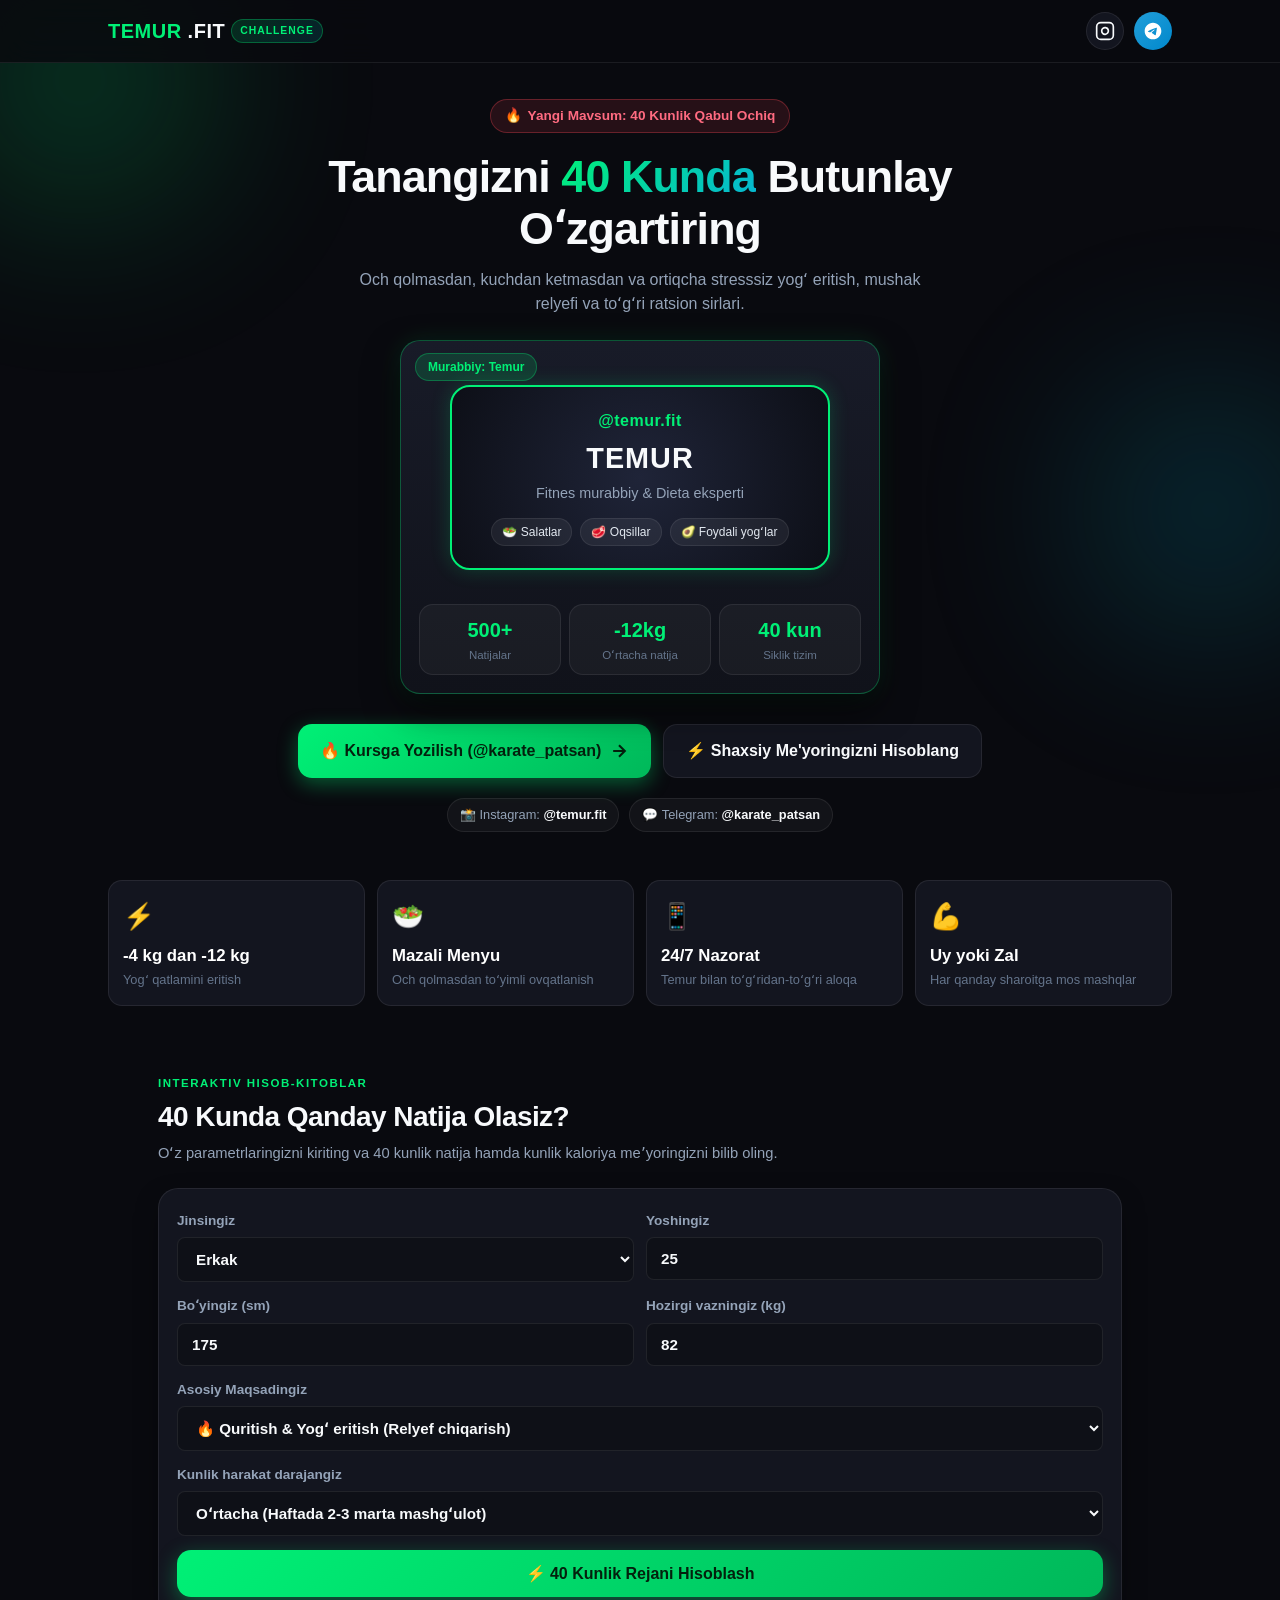
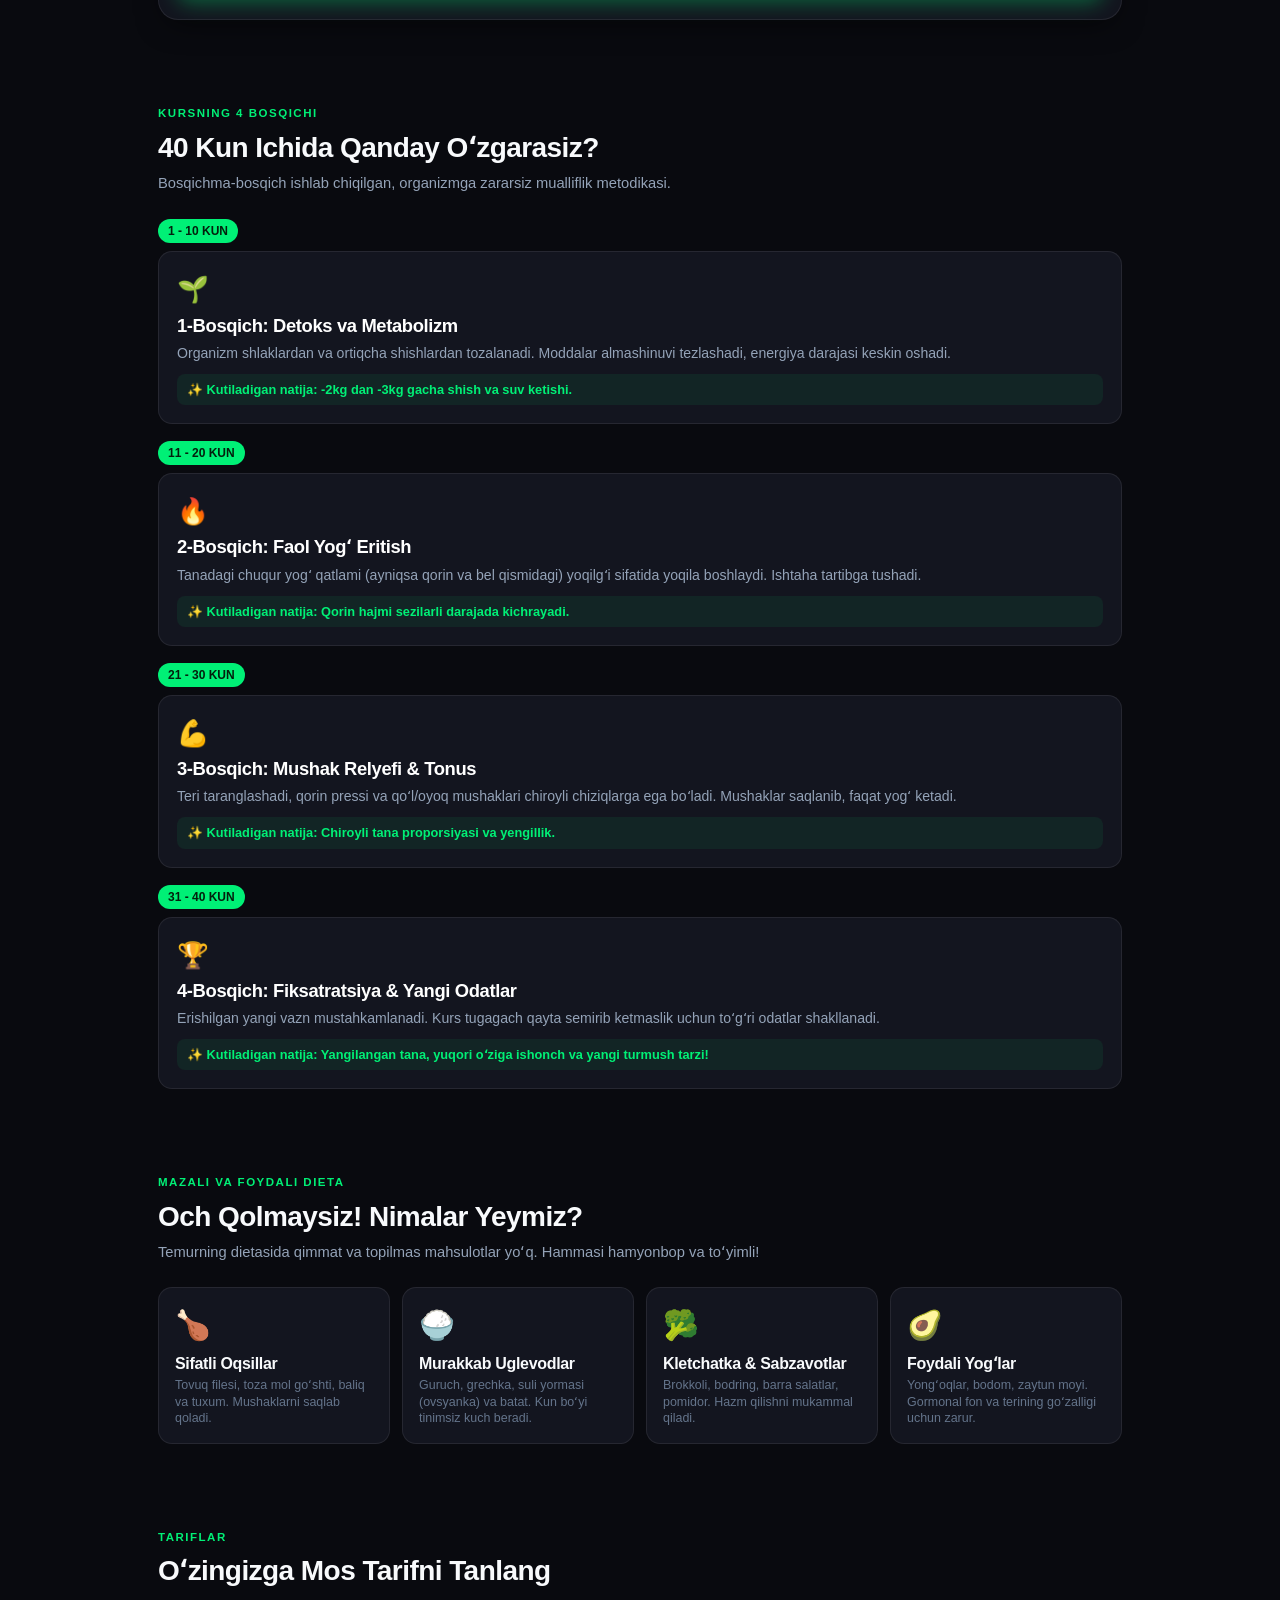
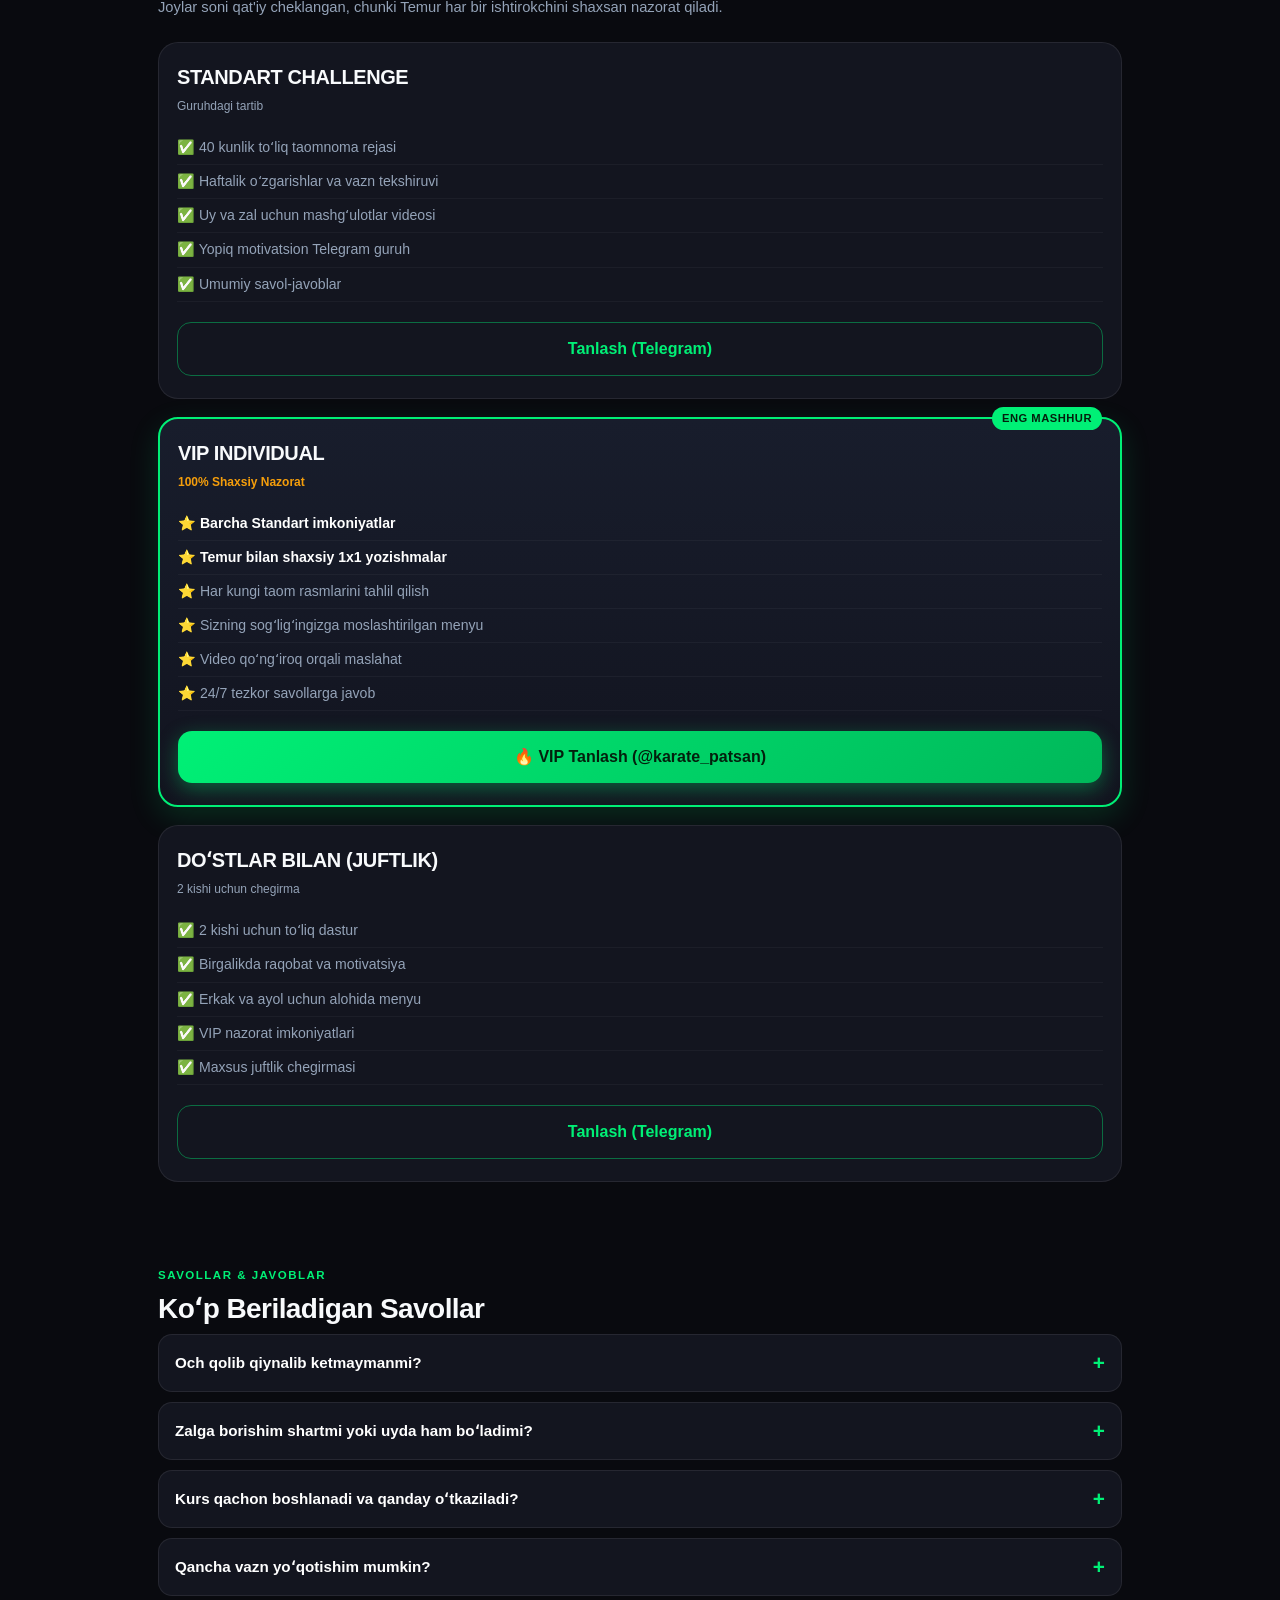
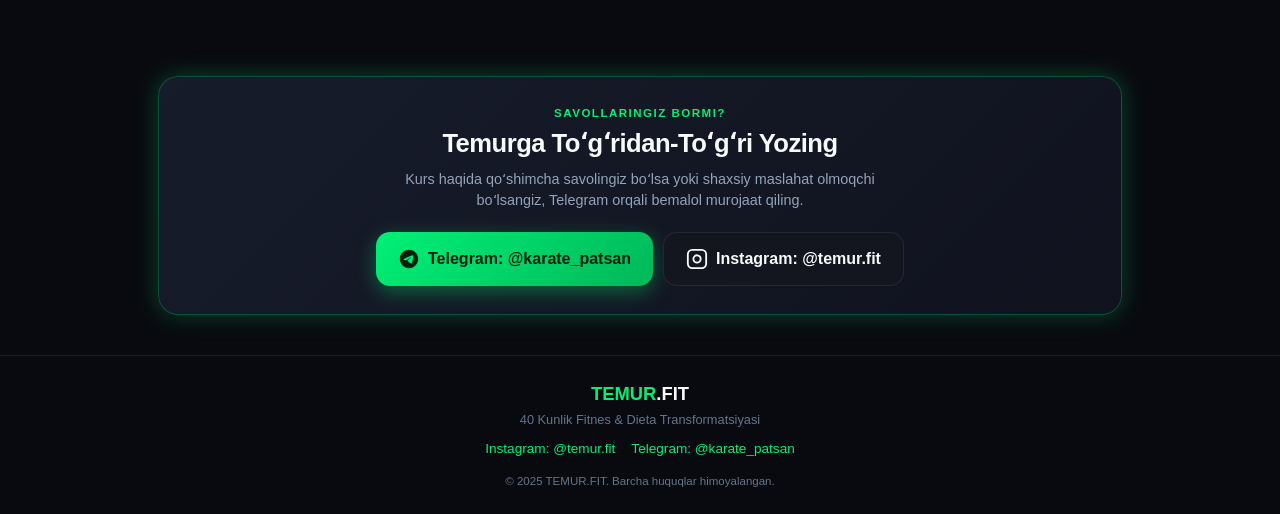
<file: index.html>
<!doctype html>
<html lang="uz">
<head>
  <meta charset="UTF-8" />
  <meta name="viewport" content="width=device-width, initial-scale=1.0, maximum-scale=1.0, user-scalable=no" />
  <title>TEMUR.FIT | 40 Kunlik Challenge Dieta & Transformatsiya</title>
  <meta name="description" content="Temur bilan 40 kunlik transformatsiya kursi. Och qolmasdan toʻgʻri ozish, relyef va sogʻlom turmush tarzi. @karate_patsan" />
  <link rel="stylesheet" href="style.css" />
</head>
<body>

  <!-- Background Ambient Lights -->
  <div class="ambient-glow glow-1"></div>
  <div class="ambient-glow glow-2"></div>

  <!-- Header -->
  <header class="site-header">
    <div class="header-container">
      <a href="#" class="brand-logo">
        <span class="logo-accent">TEMUR</span>.FIT
        <span class="badge-tag">CHALLENGE</span>
      </a>
      <div class="header-actions">
        <a href="https://instagram.com/temur.fit" target="_blank" class="social-icon-btn" title="Instagram @temur.fit" aria-label="Instagram">
          <svg viewBox="0 0 24 24" width="20" height="20" fill="none" stroke="currentColor" stroke-width="2">
            <rect x="2" y="2" width="20" height="20" rx="5" ry="5"></rect>
            <path d="M16 11.37A4 4 0 1 1 12.63 8 4 4 0 0 1 16 11.37z"></path>
            <line x1="17.5" y1="6.5" x2="17.51" y2="6.5"></line>
          </svg>
        </a>
        <a href="https://t.me/karate_patsan" target="_blank" class="social-icon-btn tg-btn" title="Telegram @karate_patsan" aria-label="Telegram">
          <svg viewBox="0 0 24 24" width="20" height="20" fill="currentColor">
            <path d="M12 2C6.48 2 2 6.48 2 12s4.48 10 10 10 10-4.48 10-10S17.52 2 12 2zm4.64 6.8c-.15 1.58-.8 5.42-1.13 7.19-.14.75-.42 1-.68 1.03-.58.05-1.02-.38-1.58-.75-.88-.58-1.38-.94-2.23-1.5-.99-.65-.35-1.01.22-1.59.15-.15 2.71-2.48 2.76-2.69a.2.2 0 0 0-.05-.18c-.06-.05-.14-.03-.21-.02-.09.02-1.49.95-4.22 2.79-.4.27-.76.41-1.08.4-.36-.01-1.04-.2-1.55-.37-.63-.2-1.12-.31-1.08-.66.02-.18.27-.36.74-.55 2.92-1.27 4.86-2.11 5.83-2.52 2.77-1.16 3.35-1.36 3.73-1.36.08 0 .27.02.39.12.1.08.13.19.14.27-.01.06.01.24 0 .38z"/>
          </svg>
        </a>
      </div>
    </div>
  </header>

  <main>
    <!-- Hero Section -->
    <section class="hero-section">
      <div class="hero-content">
        <div class="promo-pill animate-fade">
          <span class="fire-emoji">🔥</span> Yangi Mavsum: 40 Kunlik Qabul Ochiq
        </div>
        <h1 class="hero-title animate-slide">
          Tanangizni <span class="gradient-text">40 Kunda</span> Butunlay Oʻzgartiring
        </h1>
        <p class="hero-subtitle animate-slide-delay">
          Och qolmasdan, kuchdan ketmasdan va ortiqcha stresssiz yogʻ eritish, mushak relyefi va toʻgʻri ratsion sirlari.
        </p>

        <!-- Coach Card / Photo Showcase -->
        <div class="coach-card animate-scale">
          <div class="coach-photo-wrapper">
            <div class="coach-image-placeholder">
              <div class="coach-badge-top">Murabbiy: Temur</div>
              <!-- Visual Fitness Illustration / Coach Card -->
              <div class="coach-visual">
                <div class="glow-ring"></div>
                <div class="coach-avatar">
                  <div class="avatar-tag">@temur.fit</div>
                  <div class="avatar-title">TEMUR</div>
                  <div class="avatar-desc">Fitnes murabbiy & Dieta eksperti</div>
                  <div class="nutrition-icons">
                    <span>🥗 Salatlar</span>
                    <span>🥩 Oqsillar</span>
                    <span>🥑 Foydali yogʻlar</span>
                  </div>
                </div>
              </div>
            </div>
            <div class="coach-stats-floating">
              <div class="stat-pill">
                <strong class="stat-num">500+</strong>
                <span class="stat-lbl">Natijalar</span>
              </div>
              <div class="stat-pill">
                <strong class="stat-num">-12kg</strong>
                <span class="stat-lbl">Oʻrtacha natija</span>
              </div>
              <div class="stat-pill">
                <strong class="stat-num">40 kun</strong>
                <span class="stat-lbl">Siklik tizim</span>
              </div>
            </div>
          </div>
        </div>

        <!-- Primary CTA Buttons -->
        <div class="hero-cta-group">
          <a href="https://t.me/karate_patsan?text=Salom%20Temur,%20men%2040%20kunlik%20challenge%20kursingizga%20yozilmoqchiman!" target="_blank" class="btn btn-primary pulse-btn">
            <span>🔥 Kursga Yozilish (@karate_patsan)</span>
            <svg viewBox="0 0 24 24" width="20" height="20" fill="none" stroke="currentColor" stroke-width="2.5"><path d="M5 12h14M12 5l7 7-7 7"/></svg>
          </a>
          <a href="#calculator" class="btn btn-secondary">
            <span>⚡ Shaxsiy Me'yoringizni Hisoblang</span>
          </a>
        </div>

        <div class="social-chips">
          <a href="https://instagram.com/temur.fit" target="_blank" class="chip">
            📸 Instagram: <strong>@temur.fit</strong>
          </a>
          <a href="https://t.me/karate_patsan" target="_blank" class="chip">
            💬 Telegram: <strong>@karate_patsan</strong>
          </a>
        </div>
      </div>
    </section>

    <!-- Key Highlights / Numbers -->
    <section class="highlights-section">
      <div class="highlights-grid">
        <div class="highlight-item">
          <div class="hl-icon">⚡</div>
          <div class="hl-title">-4 kg dan -12 kg</div>
          <div class="hl-desc">Yogʻ qatlamini eritish</div>
        </div>
        <div class="highlight-item">
          <div class="hl-icon">🥗</div>
          <div class="hl-title">Mazali Menyu</div>
          <div class="hl-desc">Och qolmasdan toʻyimli ovqatlanish</div>
        </div>
        <div class="highlight-item">
          <div class="hl-icon">📱</div>
          <div class="hl-title">24/7 Nazorat</div>
          <div class="hl-desc">Temur bilan toʻgʻridan-toʻgʻri aloqa</div>
        </div>
        <div class="highlight-item">
          <div class="hl-icon">💪</div>
          <div class="hl-title">Uy yoki Zal</div>
          <div class="hl-desc">Har qanday sharoitga mos mashqlar</div>
        </div>
      </div>
    </section>

    <!-- Interactive Calculator -->
    <section id="calculator" class="calc-section">
      <div class="section-badge">INTERAKTIV HISOB-KITOBLAR</div>
      <h2 class="section-title">40 Kunda Qanday Natija Olasiz?</h2>
      <p class="section-subtitle">Oʻz parametrlaringizni kiriting va 40 kunlik natija hamda kunlik kaloriya meʼyoringizni bilib oling.</p>

      <div class="calculator-card">
        <form id="fitnessForm" class="calc-form">
          <div class="form-row">
            <div class="form-group">
              <label for="gender">Jinsingiz</label>
              <select id="gender" class="form-control">
                <option value="male">Erkak</option>
                <option value="female">Ayol</option>
              </select>
            </div>
            <div class="form-group">
              <label for="age">Yoshingiz</label>
              <input type="number" id="age" class="form-control" value="25" min="14" max="70" required />
            </div>
          </div>

          <div class="form-row">
            <div class="form-group">
              <label for="height">Boʻyingiz (sm)</label>
              <input type="number" id="height" class="form-control" value="175" min="120" max="220" required />
            </div>
            <div class="form-group">
              <label for="weight">Hozirgi vazningiz (kg)</label>
              <input type="number" id="weight" class="form-control" value="82" min="35" max="180" required />
            </div>
          </div>

          <div class="form-group">
            <label for="goal">Asosiy Maqsadingiz</label>
            <select id="goal" class="form-control">
              <option value="cut">🔥 Quritish & Yogʻ eritish (Relyef chiqarish)</option>
              <option value="loss">⚖️ Tez va sifatli ozish (Vazn tashlash)</option>
              <option value="lean">💪 Quruq mushak massasi yigʻish</option>
            </select>
          </div>

          <div class="form-group">
            <label for="activity">Kunlik harakat darajangiz</label>
            <select id="activity" class="form-control">
              <option value="1.2">Kam harakat (Oʻtirib ishlash)</option>
              <option value="1.375" selected>Oʻrtacha (Haftada 2-3 marta mashgʻulot)</option>
              <option value="1.55">Faol (Haftada 4-5 marta mashgʻulot)</option>
              <option value="1.725">Juda faol (Ogʻir jismoniy mehnat/sport)</option>
            </select>
          </div>

          <button type="submit" class="btn btn-primary full-width">
            <span>⚡ 40 Kunlik Rejani Hisoblash</span>
          </button>
        </form>

        <!-- Calculation Results -->
        <div id="calcResults" class="calc-results hidden">
          <div class="results-header">
            <h3>Sizning Shaxsiy 40 Kunlik Prognozingiz:</h3>
          </div>
          <div class="results-grid">
            <div class="result-box glow-box">
              <span class="res-lbl">40 kunda kutiladigan vazn</span>
              <strong id="targetWeight" class="res-val">-</strong>
            </div>
            <div class="result-box">
              <span class="res-lbl">Kunlik tavsiya kaloriya</span>
              <strong id="targetCalories" class="res-val">-</strong>
            </div>
            <div class="result-box">
              <span class="res-lbl">Kunlik suv meʼyori</span>
              <strong id="waterIntake" class="res-val">-</strong>
            </div>
            <div class="result-box">
              <span class="res-lbl">BMI (Tana massasi indeksi)</span>
              <strong id="bmiVal" class="res-val">-</strong>
            </div>
          </div>

          <div class="result-note" id="resultAdvice">
            Temur bilan ushbu maqsadga toʻliq och qolmasdan, toʻgʻri taomnoma bilan 40 kunda erishasiz!
          </div>

          <a id="sendResultBtn" href="#" target="_blank" class="btn btn-primary full-width tg-action-btn">
            <span>📩 Natijani Temurga yuborish (@karate_patsan)</span>
          </a>
        </div>
      </div>
    </section>

    <!-- Why 40 Days Challenge? -->
    <section class="program-structure-section">
      <div class="section-badge">KURSNING 4 BOSQICHI</div>
      <h2 class="section-title">40 Kun Ichida Qanday Oʻzgarasiz?</h2>
      <p class="section-subtitle">Bosqichma-bosqich ishlab chiqilgan, organizmga zararsiz mualliflik metodikasi.</p>

      <div class="timeline-container">
        <div class="timeline-step">
          <div class="step-badge">1 - 10 KUN</div>
          <div class="step-card">
            <div class="step-icon">🌱</div>
            <h3 class="step-title">1-Bosqich: Detoks va Metabolizm</h3>
            <p class="step-text">Organizm shlaklardan va ortiqcha shishlardan tozalanadi. Moddalar almashinuvi tezlashadi, energiya darajasi keskin oshadi.</p>
            <div class="step-expected">✨ Kutiladigan natija: -2kg dan -3kg gacha shish va suv ketishi.</div>
          </div>
        </div>

        <div class="timeline-step">
          <div class="step-badge">11 - 20 KUN</div>
          <div class="step-card">
            <div class="step-icon">🔥</div>
            <h3 class="step-title">2-Bosqich: Faol Yogʻ Eritish</h3>
            <p class="step-text">Tanadagi chuqur yogʻ qatlami (ayniqsa qorin va bel qismidagi) yoqilgʻi sifatida yoqila boshlaydi. Ishtaha tartibga tushadi.</p>
            <div class="step-expected">✨ Kutiladigan natija: Qorin hajmi sezilarli darajada kichrayadi.</div>
          </div>
        </div>

        <div class="timeline-step">
          <div class="step-badge">21 - 30 KUN</div>
          <div class="step-card">
            <div class="step-icon">💪</div>
            <h3 class="step-title">3-Bosqich: Mushak Relyefi & Tonus</h3>
            <p class="step-text">Teri taranglashadi, qorin pressi va qoʻl/oyoq mushaklari chiroyli chiziqlarga ega boʻladi. Mushaklar saqlanib, faqat yogʻ ketadi.</p>
            <div class="step-expected">✨ Kutiladigan natija: Chiroyli tana proporsiyasi va yengillik.</div>
          </div>
        </div>

        <div class="timeline-step">
          <div class="step-badge">31 - 40 KUN</div>
          <div class="step-card">
            <div class="step-icon">🏆</div>
            <h3 class="step-title">4-Bosqich: Fiksatratsiya & Yangi Odatlar</h3>
            <p class="step-text">Erishilgan yangi vazn mustahkamlanadi. Kurs tugagach qayta semirib ketmaslik uchun toʻgʻri odatlar shakllanadi.</p>
            <div class="step-expected">✨ Kutiladigan natija: Yangilangan tana, yuqori oʻziga ishonch va yangi turmush tarzi!</div>
          </div>
        </div>
      </div>
    </section>

    <!-- Nutrition Showcase / What You Will Eat -->
    <section class="diet-showcase-section">
      <div class="section-badge">MAZALI VA FOYDALI DIETA</div>
      <h2 class="section-title">Och Qolmaysiz! Nimalar Yeymiz?</h2>
      <p class="section-subtitle">Temurning dietasida qimmat va topilmas mahsulotlar yoʻq. Hammasi hamyonbop va toʻyimli!</p>

      <div class="food-grid">
        <div class="food-card">
          <div class="food-icon">🍗</div>
          <h4>Sifatli Oqsillar</h4>
          <p>Tovuq filesi, toza mol goʻshti, baliq va tuxum. Mushaklarni saqlab qoladi.</p>
        </div>
        <div class="food-card">
          <div class="food-icon">🍚</div>
          <h4>Murakkab Uglevodlar</h4>
          <p>Guruch, grechka, suli yormasi (ovsyanka) va batat. Kun boʻyi tinimsiz kuch beradi.</p>
        </div>
        <div class="food-card">
          <div class="food-icon">🥦</div>
          <h4>Kletchatka & Sabzavotlar</h4>
          <p>Brokkoli, bodring, barra salatlar, pomidor. Hazm qilishni mukammal qiladi.</p>
        </div>
        <div class="food-card">
          <div class="food-icon">🥑</div>
          <h4>Foydali Yogʻlar</h4>
          <p>Yongʻoqlar, bodom, zaytun moyi. Gormonal fon va terining goʻzalligi uchun zarur.</p>
        </div>
      </div>
    </section>

    <!-- Pricing / Packages -->
    <section id="pricing" class="pricing-section">
      <div class="section-badge">TARIFLAR</div>
      <h2 class="section-title">Oʻzingizga Mos Tarifni Tanlang</h2>
      <p class="section-subtitle">Joylar soni qat'iy cheklangan, chunki Temur har bir ishtirokchini shaxsan nazorat qiladi.</p>

      <div class="pricing-grid">
        <!-- Standard -->
        <div class="price-card">
          <div class="price-header">
            <h3>STANDART CHALLENGE</h3>
            <div class="price-badge">Guruhdagi tartib</div>
          </div>
          <div class="price-body">
            <ul class="price-features">
              <li>✅ 40 kunlik toʻliq taomnoma rejasi</li>
              <li>✅ Haftalik oʻzgarishlar va vazn tekshiruvi</li>
              <li>✅ Uy va zal uchun mashgʻulotlar videosi</li>
              <li>✅ Yopiq motivatsion Telegram guruh</li>
              <li>✅ Umumiy savol-javoblar</li>
            </ul>
          </div>
          <div class="price-footer">
            <a href="https://t.me/karate_patsan?text=Salom%20Temur,%20men%20STANDART%20tarifiga%20yozilmoqchiman!" target="_blank" class="btn btn-outline full-width">
              <span>Tanlash (Telegram)</span>
            </a>
          </div>
        </div>

        <!-- VIP Personal -->
        <div class="price-card popular">
          <div class="popular-ribbon">ENG MASHHUR</div>
          <div class="price-header">
            <h3>VIP INDIVIDUAL</h3>
            <div class="price-badge gold">100% Shaxsiy Nazorat</div>
          </div>
          <div class="price-body">
            <ul class="price-features">
              <li>⭐ <strong>Barcha Standart imkoniyatlar</strong></li>
              <li>⭐ <strong>Temur bilan shaxsiy 1x1 yozishmalar</strong></li>
              <li>⭐ Har kungi taom rasmlarini tahlil qilish</li>
              <li>⭐ Sizning sogʻligʻingizga moslashtirilgan menyu</li>
              <li>⭐ Video qoʻngʻiroq orqali maslahat</li>
              <li>⭐ 24/7 tezkor savollarga javob</li>
            </ul>
          </div>
          <div class="price-footer">
            <a href="https://t.me/karate_patsan?text=Salom%20Temur,%20men%20VIP%20INDIVIDUAL%20tarifiga%20yozilmoqchiman!" target="_blank" class="btn btn-primary full-width pulse-btn">
              <span>🔥 VIP Tanlash (@karate_patsan)</span>
            </a>
          </div>
        </div>

        <!-- Duo -->
        <div class="price-card">
          <div class="price-header">
            <h3>DOʻSTLAR BILAN (JUFTLIK)</h3>
            <div class="price-badge">2 kishi uchun chegirma</div>
          </div>
          <div class="price-body">
            <ul class="price-features">
              <li>✅ 2 kishi uchun toʻliq dastur</li>
              <li>✅ Birgalikda raqobat va motivatsiya</li>
              <li>✅ Erkak va ayol uchun alohida menyu</li>
              <li>✅ VIP nazorat imkoniyatlari</li>
              <li>✅ Maxsus juftlik chegirmasi</li>
            </ul>
          </div>
          <div class="price-footer">
            <a href="https://t.me/karate_patsan?text=Salom%20Temur,%20biz%20do'stim/juftim%20bilan%20JUFTLIK%20tarifiga%20yozilmoqchimiz!" target="_blank" class="btn btn-outline full-width">
              <span>Tanlash (Telegram)</span>
            </a>
          </div>
        </div>
      </div>
    </section>

    <!-- FAQ Section -->
    <section class="faq-section">
      <div class="section-badge">SAVOLLAR & JAVOBLAR</div>
      <h2 class="section-title">Koʻp Beriladigan Savollar</h2>
      
      <div class="faq-accordion">
        <div class="faq-item">
          <button class="faq-question" type="button">
            <span>Och qolib qiynalib ketmaymanmi?</span>
            <span class="faq-arrow">+</span>
          </button>
          <div class="faq-answer">
            <p>Yoʻq! Kursning asosiy qoidasi — toʻyib, mazali va toʻgʻri nisbatda ovqatlanish. Biz kaloriyani keskin kamaytirmaymiz, balki yogʻlarni yoqadigan sogʻlom taomlarni meʼyorida beramiz.</p>
          </div>
        </div>

        <div class="faq-item">
          <button class="faq-question" type="button">
            <span>Zalga borishim shartmi yoki uyda ham boʻladimi?</span>
            <span class="faq-arrow">+</span>
          </button>
          <div class="faq-answer">
            <p>Zalga borish shart emas! Mashgʻulotlar ham trenajyor zali, ham uy sharoitida oʻz tana ogʻirligi bilan bajarish uchun moslashtirilgan.</p>
          </div>
        </div>

        <div class="faq-item">
          <button class="faq-question" type="button">
            <span>Kurs qachon boshlanadi va qanday oʻtkaziladi?</span>
            <span class="faq-arrow">+</span>
          </button>
          <div class="faq-answer">
            <p>Toʻlov qilib roʻyxatdan oʻtishingiz bilan sizga shaxsiy anketa yuboriladi va menyungiz tayyorlanib, Telegram orqali Temur shaxsan siz bilan ish boshlaydi.</p>
          </div>
        </div>

        <div class="faq-item">
          <button class="faq-question" type="button">
            <span>Qancha vazn yoʻqotishim mumkin?</span>
            <span class="faq-arrow">+</span>
          </button>
          <div class="faq-answer">
            <p>Boshlangʻich vazningizga qarab 40 kun ichida oʻrtacha -4 kg dan -12 kg gacha toza yogʻ qatlamidan xalos boʻlishingiz mumkin.</p>
          </div>
        </div>
      </div>
    </section>

    <!-- Direct Contact CTA Box -->
    <section class="contact-cta-section">
      <div class="cta-box">
        <div class="cta-badge">SAVOLLARINGIZ BORMI?</div>
        <h2>Temurga Toʻgʻridan-Toʻgʻri Yozing</h2>
        <p>Kurs haqida qoʻshimcha savolingiz boʻlsa yoki shaxsiy maslahat olmoqchi boʻlsangiz, Telegram orqali bemalol murojaat qiling.</p>
        
        <div class="cta-btns">
          <a href="https://t.me/karate_patsan" target="_blank" class="btn btn-primary pulse-btn">
            <svg viewBox="0 0 24 24" width="22" height="22" fill="currentColor"><path d="M12 2C6.48 2 2 6.48 2 12s4.48 10 10 10 10-4.48 10-10S17.52 2 12 2zm4.64 6.8c-.15 1.58-.8 5.42-1.13 7.19-.14.75-.42 1-.68 1.03-.58.05-1.02-.38-1.58-.75-.88-.58-1.38-.94-2.23-1.5-.99-.65-.35-1.01.22-1.59.15-.15 2.71-2.48 2.76-2.69a.2.2 0 0 0-.05-.18c-.06-.05-.14-.03-.21-.02-.09.02-1.49.95-4.22 2.79-.4.27-.76.41-1.08.4-.36-.01-1.04-.2-1.55-.37-.63-.2-1.12-.31-1.08-.66.02-.18.27-.36.74-.55 2.92-1.27 4.86-2.11 5.83-2.52 2.77-1.16 3.35-1.36 3.73-1.36.08 0 .27.02.39.12.1.08.13.19.14.27-.01.06.01.24 0 .38z"/></svg>
            <span>Telegram: @karate_patsan</span>
          </a>
          <a href="https://instagram.com/temur.fit" target="_blank" class="btn btn-secondary">
            <svg viewBox="0 0 24 24" width="22" height="22" fill="none" stroke="currentColor" stroke-width="2"><rect x="2" y="2" width="20" height="20" rx="5" ry="5"></rect><path d="M16 11.37A4 4 0 1 1 12.63 8 4 4 0 0 1 16 11.37z"></path><line x1="17.5" y1="6.5" x2="17.51" y2="6.5"></line></svg>
            <span>Instagram: @temur.fit</span>
          </a>
        </div>
      </div>
    </section>
  </main>

  <!-- Sticky Bottom Bar for Mobile -->
  <div class="mobile-sticky-bar">
    <div class="sticky-text">
      <strong>40 Kunlik Challenge</strong>
      <span>Qabul davom etmoqda</span>
    </div>
    <a href="https://t.me/karate_patsan?text=Salom%20Temur,%20men%2040%20kunlik%20challenge%20kursiga%20yozilmoqchiman!" target="_blank" class="btn btn-primary btn-sm pulse-btn">
      <span>Yozilish 🔥</span>
    </a>
  </div>

  <!-- Footer -->
  <footer class="site-footer">
    <div class="footer-container">
      <div class="footer-brand">
        <span class="logo-accent">TEMUR</span>.FIT
        <p>40 Kunlik Fitnes & Dieta Transformatsiyasi</p>
      </div>
      <div class="footer-links">
        <a href="https://instagram.com/temur.fit" target="_blank">Instagram: @temur.fit</a>
        <a href="https://t.me/karate_patsan" target="_blank">Telegram: @karate_patsan</a>
      </div>
      <p class="copyright">© 2025 TEMUR.FIT. Barcha huquqlar himoyalangan.</p>
    </div>
  </footer>

  <script src="app.js"></script>
</body>
</html>
</file>
<file: style.css>
/* ==========================================================================
   TEMUR.FIT — Modern Fitness Theme & Styles
   Mobile-First, Dark & Neon Aesthetic, Ultra Responsive
   ========================================================================== */

:root {
  --bg-main: #090a0f;
  --bg-card: #13151f;
  --bg-card-hover: #1a1e2c;
  --bg-input: #0e1017;
  
  --text-primary: #f8fafc;
  --text-secondary: #94a3b8;
  --text-muted: #64748b;
  
  --accent-green: #10b981;
  --accent-neon: #00f076;
  --accent-cyan: #06b6d4;
  --accent-gold: #f59e0b;
  --accent-fire: #ff4757;
  
  --border-subtle: rgba(255, 255, 255, 0.08);
  --border-focus: rgba(0, 240, 118, 0.4);
  
  --glow-green: 0 0 25px rgba(0, 240, 118, 0.25);
  --glow-card: 0 10px 30px -10px rgba(0, 0, 0, 0.7);
  
  --radius-sm: 8px;
  --radius-md: 14px;
  --radius-lg: 20px;
  --radius-full: 9999px;
  
  --transition-fast: 0.2s ease;
  --transition-smooth: 0.3s cubic-bezier(0.16, 1, 0.3, 1);
}

*, *::before, *::after {
  box-sizing: border-box;
  margin: 0;
  padding: 0;
  -webkit-tap-highlight-color: transparent;
}

html {
  scroll-behavior: smooth;
  font-family: -apple-system, BlinkMacSystemFont, "Segoe UI", Roboto, "Helvetica Neue", Arial, sans-serif;
  background-color: var(--bg-main);
  color: var(--text-primary);
  line-height: 1.5;
}

body {
  background-color: var(--bg-main);
  color: var(--text-primary);
  min-height: 100vh;
  overflow-x: hidden;
  position: relative;
  padding-bottom: 70px; /* Space for mobile sticky bottom */
}

/* Background Ambient Glows */
.ambient-glow {
  position: fixed;
  border-radius: 50%;
  filter: blur(100px);
  pointer-events: none;
  z-index: 0;
  opacity: 0.45;
}
.glow-1 {
  width: 320px;
  height: 320px;
  background: radial-gradient(circle, #00f076 0%, transparent 70%);
  top: -80px;
  left: -80px;
}
.glow-2 {
  width: 300px;
  height: 300px;
  background: radial-gradient(circle, #06b6d4 0%, transparent 70%);
  top: 40%;
  right: -80px;
}

/* Typography & General */
h1, h2, h3, h4 {
  font-weight: 800;
  line-height: 1.2;
  letter-spacing: -0.02em;
}

a {
  color: inherit;
  text-decoration: none;
}

.gradient-text {
  background: linear-gradient(135deg, #00f076 0%, #06b6d4 100%);
  -webkit-background-clip: text;
  -webkit-text-fill-color: transparent;
}

/* Header */
.site-header {
  position: sticky;
  top: 0;
  z-index: 100;
  backdrop-filter: blur(16px);
  -webkit-backdrop-filter: blur(16px);
  background-color: rgba(9, 10, 15, 0.85);
  border-bottom: 1px solid var(--border-subtle);
}

.header-container {
  max-width: 1100px;
  margin: 0 auto;
  padding: 12px 18px;
  display: flex;
  justify-content: space-between;
  align-items: center;
}

.brand-logo {
  font-size: 1.25rem;
  font-weight: 900;
  letter-spacing: 0.5px;
  display: flex;
  align-items: center;
  gap: 6px;
}

.logo-accent {
  color: var(--accent-neon);
}

.badge-tag {
  font-size: 0.65rem;
  padding: 3px 8px;
  background: linear-gradient(135deg, rgba(0, 240, 118, 0.15), rgba(6, 182, 212, 0.15));
  color: var(--accent-neon);
  border: 1px solid rgba(0, 240, 118, 0.3);
  border-radius: var(--radius-full);
  font-weight: 700;
  letter-spacing: 1px;
}

.header-actions {
  display: flex;
  gap: 10px;
  align-items: center;
}

.social-icon-btn {
  width: 38px;
  height: 38px;
  border-radius: 50%;
  background-color: var(--bg-card);
  border: 1px solid var(--border-subtle);
  display: flex;
  align-items: center;
  justify-content: center;
  color: var(--text-primary);
  transition: var(--transition-fast);
}

.social-icon-btn:hover {
  background-color: var(--accent-neon);
  color: #000;
  border-color: var(--accent-neon);
  transform: translateY(-2px);
}

.social-icon-btn.tg-btn {
  background: linear-gradient(135deg, #229ED9, #0088cc);
  color: #fff;
  border: none;
}

/* Hero Section */
.hero-section {
  position: relative;
  z-index: 1;
  padding: 36px 18px 24px;
  max-width: 900px;
  margin: 0 auto;
  text-align: center;
}

.promo-pill {
  display: inline-flex;
  align-items: center;
  gap: 6px;
  background-color: rgba(255, 71, 87, 0.12);
  border: 1px solid rgba(255, 71, 87, 0.3);
  color: #ff6b81;
  padding: 6px 14px;
  border-radius: var(--radius-full);
  font-size: 0.85rem;
  font-weight: 600;
  margin-bottom: 18px;
}

.hero-title {
  font-size: 2.2rem;
  margin-bottom: 14px;
  line-height: 1.15;
}

.hero-subtitle {
  color: var(--text-secondary);
  font-size: 1rem;
  margin-bottom: 24px;
  max-width: 600px;
  margin-left: auto;
  margin-right: auto;
}

/* Coach Card Visual */
.coach-card {
  margin: 24px auto 30px;
  max-width: 480px;
}

.coach-photo-wrapper {
  background: linear-gradient(180deg, #181b28 0%, #10121a 100%);
  border: 1px solid rgba(0, 240, 118, 0.3);
  border-radius: var(--radius-lg);
  padding: 24px 18px 18px;
  position: relative;
  box-shadow: 0 15px 35px rgba(0, 0, 0, 0.6), 0 0 25px rgba(0, 240, 118, 0.12);
  overflow: hidden;
}

.coach-badge-top {
  position: absolute;
  top: 12px;
  left: 14px;
  background: rgba(0, 240, 118, 0.15);
  color: var(--accent-neon);
  border: 1px solid rgba(0, 240, 118, 0.3);
  padding: 4px 12px;
  border-radius: var(--radius-full);
  font-size: 0.75rem;
  font-weight: 700;
}

.coach-visual {
  padding: 20px 10px;
  display: flex;
  flex-direction: column;
  align-items: center;
  justify-content: center;
}

.coach-avatar {
  background: radial-gradient(circle at center, #1f2438 0%, #0d0f17 100%);
  border: 2px solid var(--accent-neon);
  border-radius: var(--radius-lg);
  padding: 22px 18px;
  width: 100%;
  max-width: 380px;
  box-shadow: 0 0 20px rgba(0, 240, 118, 0.2);
}

.avatar-tag {
  color: var(--accent-neon);
  font-weight: 800;
  font-size: 1rem;
  letter-spacing: 0.5px;
}

.avatar-title {
  font-size: 1.8rem;
  font-weight: 900;
  margin: 4px 0 2px;
  letter-spacing: 1px;
}

.avatar-desc {
  font-size: 0.9rem;
  color: var(--text-secondary);
  margin-bottom: 14px;
}

.nutrition-icons {
  display: flex;
  justify-content: center;
  gap: 8px;
  flex-wrap: wrap;
}

.nutrition-icons span {
  background: rgba(255, 255, 255, 0.06);
  border: 1px solid var(--border-subtle);
  font-size: 0.75rem;
  padding: 4px 10px;
  border-radius: var(--radius-full);
  color: #e2e8f0;
}

.coach-stats-floating {
  display: grid;
  grid-template-columns: repeat(3, 1fr);
  gap: 8px;
  margin-top: 14px;
}

.stat-pill {
  background: rgba(255, 255, 255, 0.04);
  border: 1px solid var(--border-subtle);
  border-radius: var(--radius-md);
  padding: 10px 6px;
  display: flex;
  flex-direction: column;
  align-items: center;
}

.stat-num {
  font-size: 1.25rem;
  font-weight: 900;
  color: var(--accent-neon);
}

.stat-lbl {
  font-size: 0.72rem;
  color: var(--text-muted);
  margin-top: 2px;
}

/* CTA Buttons */
.hero-cta-group {
  display: flex;
  flex-direction: column;
  gap: 12px;
  margin-bottom: 20px;
}

.btn {
  display: inline-flex;
  align-items: center;
  justify-content: center;
  gap: 8px;
  font-size: 1rem;
  font-weight: 700;
  padding: 14px 22px;
  border-radius: var(--radius-md);
  cursor: pointer;
  transition: all var(--transition-smooth);
  border: none;
  text-decoration: none;
}

.btn-primary {
  background: linear-gradient(135deg, #00f076 0%, #00b85a 100%);
  color: #03200d;
  box-shadow: 0 6px 20px rgba(0, 240, 118, 0.35);
}

.btn-primary:hover, .btn-primary:active {
  transform: translateY(-2px);
  box-shadow: 0 8px 25px rgba(0, 240, 118, 0.5);
}

.btn-secondary {
  background: var(--bg-card);
  color: var(--text-primary);
  border: 1px solid var(--border-subtle);
}

.btn-secondary:hover {
  background: var(--bg-card-hover);
  border-color: rgba(255, 255, 255, 0.2);
}

.btn-outline {
  background: transparent;
  color: var(--accent-neon);
  border: 1px solid rgba(0, 240, 118, 0.4);
}

.btn-outline:hover {
  background: rgba(0, 240, 118, 0.1);
}

.btn-sm {
  padding: 8px 16px;
  font-size: 0.85rem;
}

.full-width {
  width: 100%;
}

.pulse-btn {
  animation: pulse-glow 2.5s infinite;
}

@keyframes pulse-glow {
  0% {
    box-shadow: 0 0 0 0 rgba(0, 240, 118, 0.5);
  }
  70% {
    box-shadow: 0 0 0 14px rgba(0, 240, 118, 0);
  }
  100% {
    box-shadow: 0 0 0 0 rgba(0, 240, 118, 0);
  }
}

.social-chips {
  display: flex;
  justify-content: center;
  gap: 10px;
  flex-wrap: wrap;
}

.chip {
  font-size: 0.8rem;
  background: rgba(255, 255, 255, 0.04);
  border: 1px solid var(--border-subtle);
  padding: 6px 12px;
  border-radius: var(--radius-full);
  color: var(--text-secondary);
  transition: var(--transition-fast);
}

.chip strong {
  color: var(--text-primary);
}

.chip:hover {
  border-color: var(--accent-neon);
  color: var(--accent-neon);
}

/* Highlights Section */
.highlights-section {
  padding: 24px 18px;
  max-width: 1100px;
  margin: 0 auto;
}

.highlights-grid {
  display: grid;
  grid-template-columns: repeat(2, 1fr);
  gap: 12px;
}

.highlight-item {
  background: var(--bg-card);
  border: 1px solid var(--border-subtle);
  border-radius: var(--radius-md);
  padding: 16px 14px;
  text-align: left;
  transition: var(--transition-smooth);
}

.highlight-item:hover {
  border-color: rgba(0, 240, 118, 0.3);
  transform: translateY(-2px);
}

.hl-icon {
  font-size: 1.6rem;
  margin-bottom: 8px;
}

.hl-title {
  font-weight: 800;
  font-size: 1.05rem;
  color: #fff;
  margin-bottom: 4px;
}

.hl-desc {
  font-size: 0.8rem;
  color: var(--text-muted);
  line-height: 1.3;
}

/* Sections Shared */
.calc-section, .program-structure-section, .diet-showcase-section, .pricing-section, .faq-section, .contact-cta-section {
  padding: 40px 18px;
  max-width: 1000px;
  margin: 0 auto;
  position: relative;
  z-index: 1;
}

.section-badge {
  display: inline-block;
  font-size: 0.72rem;
  font-weight: 800;
  letter-spacing: 1.5px;
  color: var(--accent-neon);
  text-transform: uppercase;
  margin-bottom: 8px;
}

.section-title {
  font-size: 1.75rem;
  margin-bottom: 8px;
}

.section-subtitle {
  color: var(--text-secondary);
  font-size: 0.92rem;
  margin-bottom: 24px;
}

/* Calculator */
.calculator-card {
  background: var(--bg-card);
  border: 1px solid var(--border-subtle);
  border-radius: var(--radius-lg);
  padding: 22px 18px;
  box-shadow: var(--glow-card);
}

.form-row {
  display: grid;
  grid-template-columns: 1fr 1fr;
  gap: 12px;
}

.form-group {
  margin-bottom: 14px;
  text-align: left;
}

.form-group label {
  display: block;
  font-size: 0.85rem;
  font-weight: 600;
  color: var(--text-secondary);
  margin-bottom: 6px;
}

.form-control {
  width: 100%;
  padding: 12px 14px;
  background-color: var(--bg-input);
  border: 1px solid var(--border-subtle);
  border-radius: var(--radius-sm);
  color: var(--text-primary);
  font-size: 0.95rem;
  font-weight: 600;
  outline: none;
  transition: var(--transition-fast);
}

.form-control:focus {
  border-color: var(--accent-neon);
  box-shadow: 0 0 0 3px rgba(0, 240, 118, 0.15);
}

select.form-control {
  cursor: pointer;
}

/* Results Box */
.calc-results {
  margin-top: 24px;
  padding-top: 20px;
  border-top: 1px solid var(--border-subtle);
  animation: fadeIn 0.4s ease;
}

.calc-results.hidden {
  display: none;
}

.results-header h3 {
  font-size: 1.1rem;
  color: var(--accent-neon);
  margin-bottom: 14px;
}

.results-grid {
  display: grid;
  grid-template-columns: 1fr 1fr;
  gap: 10px;
  margin-bottom: 16px;
}

.result-box {
  background: var(--bg-input);
  border: 1px solid var(--border-subtle);
  border-radius: var(--radius-md);
  padding: 12px;
  text-align: left;
}

.result-box.glow-box {
  border-color: rgba(0, 240, 118, 0.4);
  background: linear-gradient(135deg, rgba(0, 240, 118, 0.08), rgba(6, 182, 212, 0.05));
}

.res-lbl {
  display: block;
  font-size: 0.72rem;
  color: var(--text-muted);
  margin-bottom: 4px;
}

.res-val {
  font-size: 1.25rem;
  color: #fff;
  font-weight: 800;
}

.result-box.glow-box .res-val {
  color: var(--accent-neon);
}

.result-note {
  background: rgba(245, 158, 11, 0.1);
  border: 1px solid rgba(245, 158, 11, 0.3);
  color: #fcd34d;
  font-size: 0.82rem;
  padding: 10px 14px;
  border-radius: var(--radius-sm);
  margin-bottom: 16px;
  line-height: 1.4;
}

.tg-action-btn {
  background: linear-gradient(135deg, #229ED9, #0088cc);
  color: #fff;
  box-shadow: 0 6px 20px rgba(34, 158, 217, 0.35);
}

/* Timeline / Program Stages */
.timeline-container {
  display: flex;
  flex-direction: column;
  gap: 16px;
}

.timeline-step {
  position: relative;
}

.step-badge {
  display: inline-block;
  background: var(--accent-neon);
  color: #03200d;
  font-size: 0.75rem;
  font-weight: 800;
  padding: 3px 10px;
  border-radius: var(--radius-full);
  margin-bottom: 8px;
}

.step-card {
  background: var(--bg-card);
  border: 1px solid var(--border-subtle);
  border-radius: var(--radius-md);
  padding: 18px;
  text-align: left;
}

.step-icon {
  font-size: 1.6rem;
  margin-bottom: 6px;
}

.step-title {
  font-size: 1.15rem;
  margin-bottom: 6px;
  color: #fff;
}

.step-text {
  font-size: 0.88rem;
  color: var(--text-secondary);
  margin-bottom: 10px;
}

.step-expected {
  font-size: 0.8rem;
  color: var(--accent-neon);
  font-weight: 600;
  background: rgba(0, 240, 118, 0.07);
  padding: 6px 10px;
  border-radius: var(--radius-sm);
}

/* Food Grid */
.food-grid {
  display: grid;
  grid-template-columns: 1fr 1fr;
  gap: 12px;
}

.food-card {
  background: var(--bg-card);
  border: 1px solid var(--border-subtle);
  border-radius: var(--radius-md);
  padding: 16px;
  text-align: left;
}

.food-icon {
  font-size: 1.8rem;
  margin-bottom: 6px;
}

.food-card h4 {
  font-size: 1rem;
  margin-bottom: 4px;
}

.food-card p {
  font-size: 0.78rem;
  color: var(--text-muted);
  line-height: 1.35;
}

/* Pricing Grid */
.pricing-grid {
  display: flex;
  flex-direction: column;
  gap: 18px;
}

.price-card {
  background: var(--bg-card);
  border: 1px solid var(--border-subtle);
  border-radius: var(--radius-lg);
  padding: 22px 18px;
  text-align: left;
  position: relative;
}

.price-card.popular {
  border: 2px solid var(--accent-neon);
  background: linear-gradient(180deg, #181d2c 0%, #12141f 100%);
  box-shadow: 0 10px 30px rgba(0, 240, 118, 0.15);
}

.popular-ribbon {
  position: absolute;
  top: -12px;
  right: 18px;
  background: var(--accent-neon);
  color: #03200d;
  font-size: 0.7rem;
  font-weight: 900;
  padding: 3px 10px;
  border-radius: var(--radius-full);
  letter-spacing: 0.5px;
}

.price-header h3 {
  font-size: 1.25rem;
  margin-bottom: 4px;
}

.price-badge {
  display: inline-block;
  font-size: 0.75rem;
  color: var(--text-secondary);
  margin-bottom: 16px;
}

.price-badge.gold {
  color: var(--accent-gold);
  font-weight: 700;
}

.price-features {
  list-style: none;
  margin-bottom: 20px;
}

.price-features li {
  font-size: 0.88rem;
  color: var(--text-secondary);
  padding: 6px 0;
  border-bottom: 1px solid rgba(255, 255, 255, 0.04);
}

.price-features li strong {
  color: #fff;
}

/* FAQ Accordion */
.faq-accordion {
  display: flex;
  flex-direction: column;
  gap: 10px;
}

.faq-item {
  background: var(--bg-card);
  border: 1px solid var(--border-subtle);
  border-radius: var(--radius-md);
  overflow: hidden;
  transition: var(--transition-fast);
}

.faq-question {
  width: 100%;
  background: transparent;
  border: none;
  color: #fff;
  font-size: 0.95rem;
  font-weight: 700;
  padding: 16px;
  text-align: left;
  display: flex;
  justify-content: space-between;
  align-items: center;
  cursor: pointer;
}

.faq-arrow {
  font-size: 1.3rem;
  color: var(--accent-neon);
  transition: transform var(--transition-fast);
}

.faq-item.active .faq-arrow {
  transform: rotate(45deg);
}

.faq-answer {
  max-height: 0;
  overflow: hidden;
  transition: max-height 0.3s ease-out, padding 0.3s ease;
  padding: 0 16px;
}

.faq-item.active .faq-answer {
  max-height: 250px;
  padding: 0 16px 16px;
}

.faq-answer p {
  font-size: 0.88rem;
  color: var(--text-secondary);
  line-height: 1.5;
}

/* Contact CTA Box */
.cta-box {
  background: linear-gradient(135deg, #171c2b 0%, #10131e 100%);
  border: 1px solid rgba(0, 240, 118, 0.25);
  border-radius: var(--radius-lg);
  padding: 28px 18px;
  text-align: center;
  box-shadow: var(--glow-green);
}

.cta-badge {
  color: var(--accent-neon);
  font-size: 0.72rem;
  font-weight: 800;
  letter-spacing: 1.5px;
  margin-bottom: 6px;
}

.cta-box h2 {
  font-size: 1.6rem;
  margin-bottom: 10px;
}

.cta-box p {
  color: var(--text-secondary);
  font-size: 0.9rem;
  max-width: 480px;
  margin: 0 auto 20px;
}

.cta-btns {
  display: flex;
  flex-direction: column;
  gap: 10px;
}

/* Mobile Sticky Bottom Bar */
.mobile-sticky-bar {
  position: fixed;
  bottom: 0;
  left: 0;
  right: 0;
  z-index: 99;
  background: rgba(14, 16, 24, 0.95);
  backdrop-filter: blur(12px);
  -webkit-backdrop-filter: blur(12px);
  border-top: 1px solid var(--border-subtle);
  padding: 10px 18px;
  display: flex;
  justify-content: space-between;
  align-items: center;
}

.sticky-text {
  display: flex;
  flex-direction: column;
  text-align: left;
}

.sticky-text strong {
  font-size: 0.9rem;
  color: #fff;
}

.sticky-text span {
  font-size: 0.72rem;
  color: var(--accent-neon);
}

/* Footer */
.site-footer {
  border-top: 1px solid var(--border-subtle);
  padding: 24px 18px;
  text-align: center;
}

.footer-brand {
  font-size: 1.15rem;
  font-weight: 900;
  margin-bottom: 10px;
}

.footer-brand p {
  font-size: 0.8rem;
  color: var(--text-muted);
  font-weight: 400;
  margin-top: 2px;
}

.footer-links {
  display: flex;
  justify-content: center;
  gap: 16px;
  margin-bottom: 14px;
  font-size: 0.85rem;
  color: var(--accent-neon);
}

.copyright {
  font-size: 0.72rem;
  color: var(--text-muted);
}

/* Responsive Desktop Tweaks */
@media (min-width: 680px) {
  .hero-title {
    font-size: 2.8rem;
  }
  .hero-cta-group {
    flex-direction: row;
    justify-content: center;
  }
  .highlights-grid {
    grid-template-columns: repeat(4, 1fr);
  }
  .pricing-grid {
    grid-template-columns: repeat(3, 1fr);
  }
  .cta-btns {
    flex-direction: row;
    justify-content: center;
  }
  .food-grid {
    grid-template-columns: repeat(4, 1fr);
  }
  .mobile-sticky-bar {
    display: none;
  }
  body {
    padding-bottom: 0;
  }
}

@keyframes fadeIn {
  from { opacity: 0; transform: translateY(8px); }
  to { opacity: 1; transform: translateY(0); }
}
</file>
